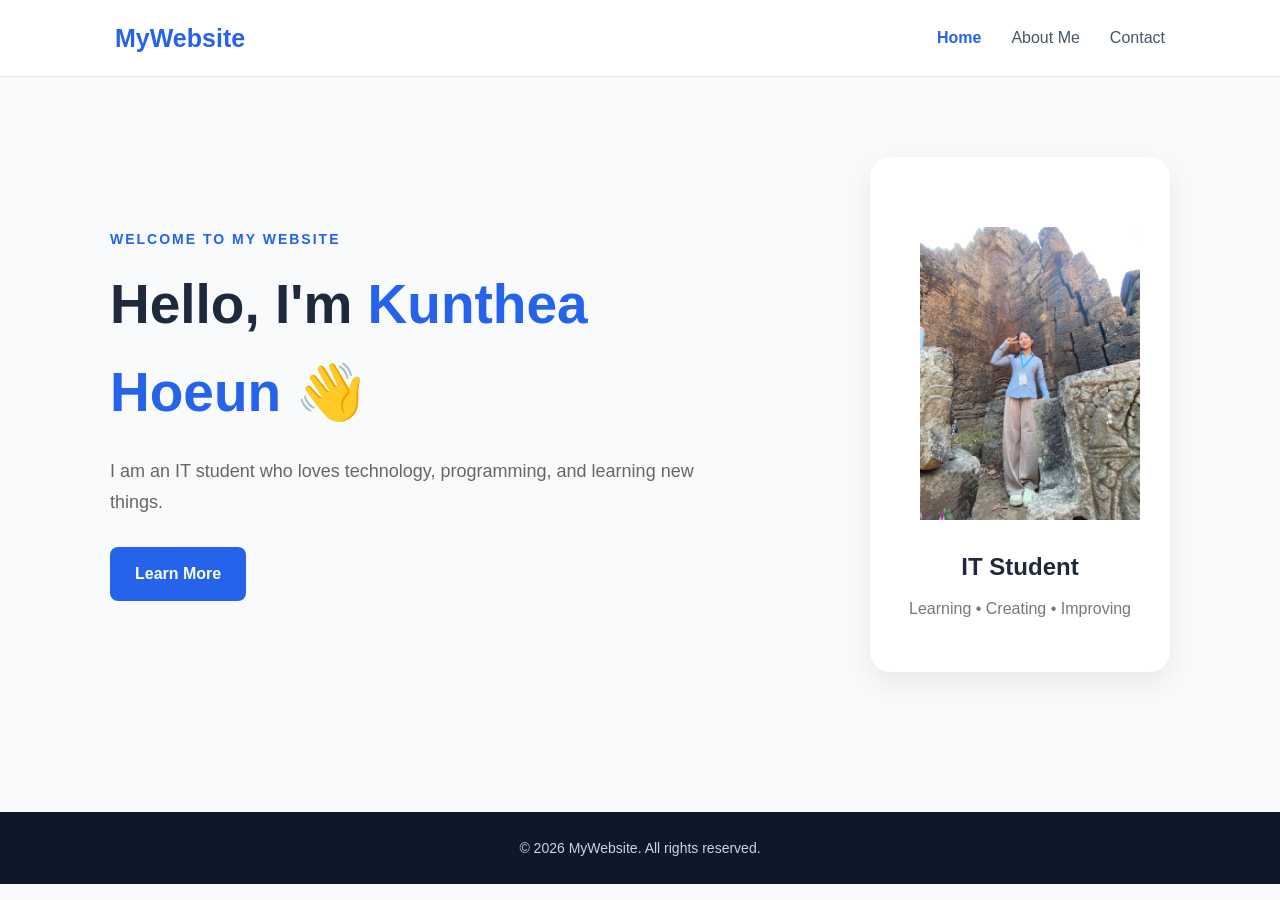
<file: index.html>
<!DOCTYPE html>
<html lang="en">
<head>
    <meta charset="UTF-8">
    <meta name="viewport" content="width=device-width, initial-scale=1.0">
    <title>My Website | Home</title>
    <link rel="stylesheet" href="style.css">
</head>

<body>

    <header>
        <nav class="navbar">
            <h1 class="logo">MyWebsite</h1>

            <ul class="nav-links">
                <li><a href="index.html" class="active">Home</a></li>
                <li><a href="about.html">About Me</a></li>
                <li><a href="contact.html">Contact</a></li>
            </ul>
        </nav>
    </header>

    <main class="hero">
        <div class="hero-content">
            <p class="small-title">WELCOME TO MY WEBSITE</p>

            <h2>Hello, I'm <span>Kunthea Hoeun</span> 👋</h2>

            <p>
                I am an IT student who loves technology,
                programming, and learning new things.
            </p>
            
            <a href="about.html" class="btn">Learn More</a>
        </div>

        <div class="hero-card">
            <img src="Kunthea.jpg" alt="">
            <h3>IT Student</h3>
            <p>Learning • Creating • Improving</p>
        </div>
    </main>

    <footer>
        <p>© 2026 MyWebsite. All rights reserved.</p>
    </footer>

</body>
</html>
</file>
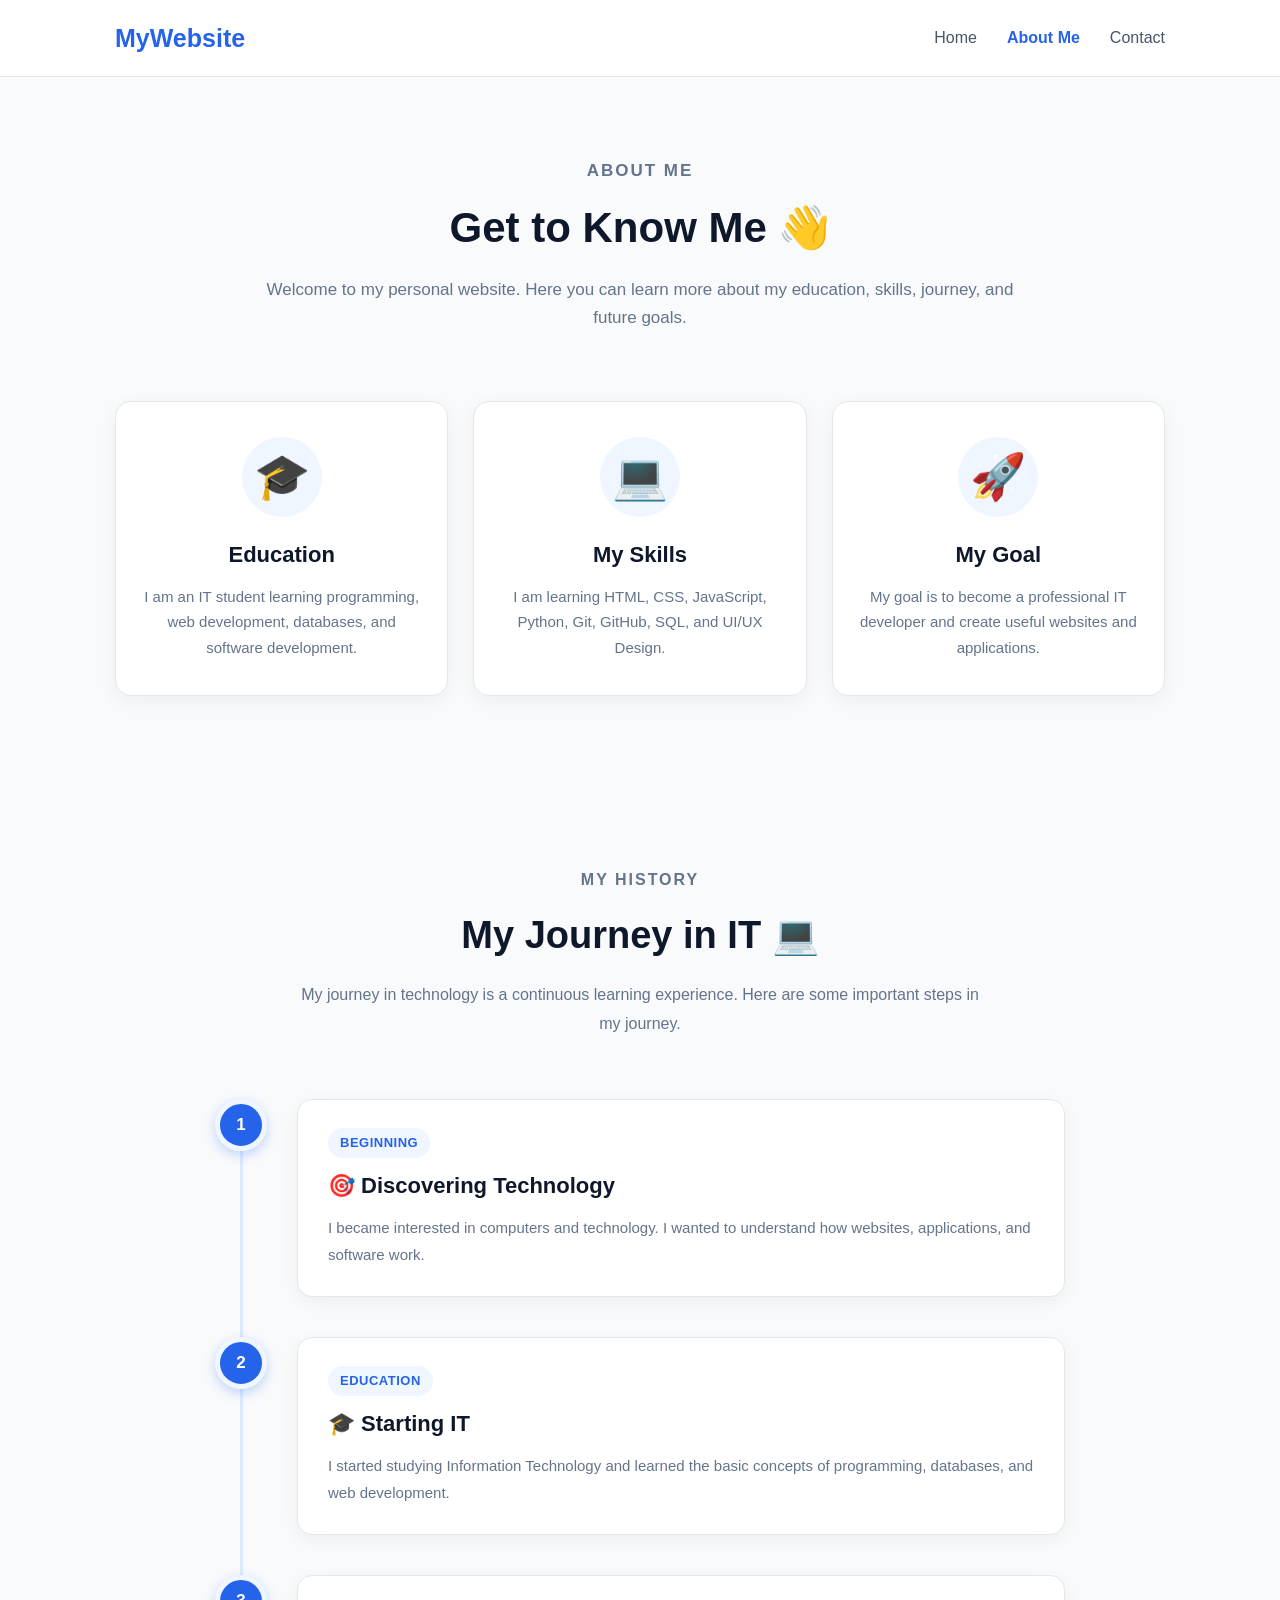
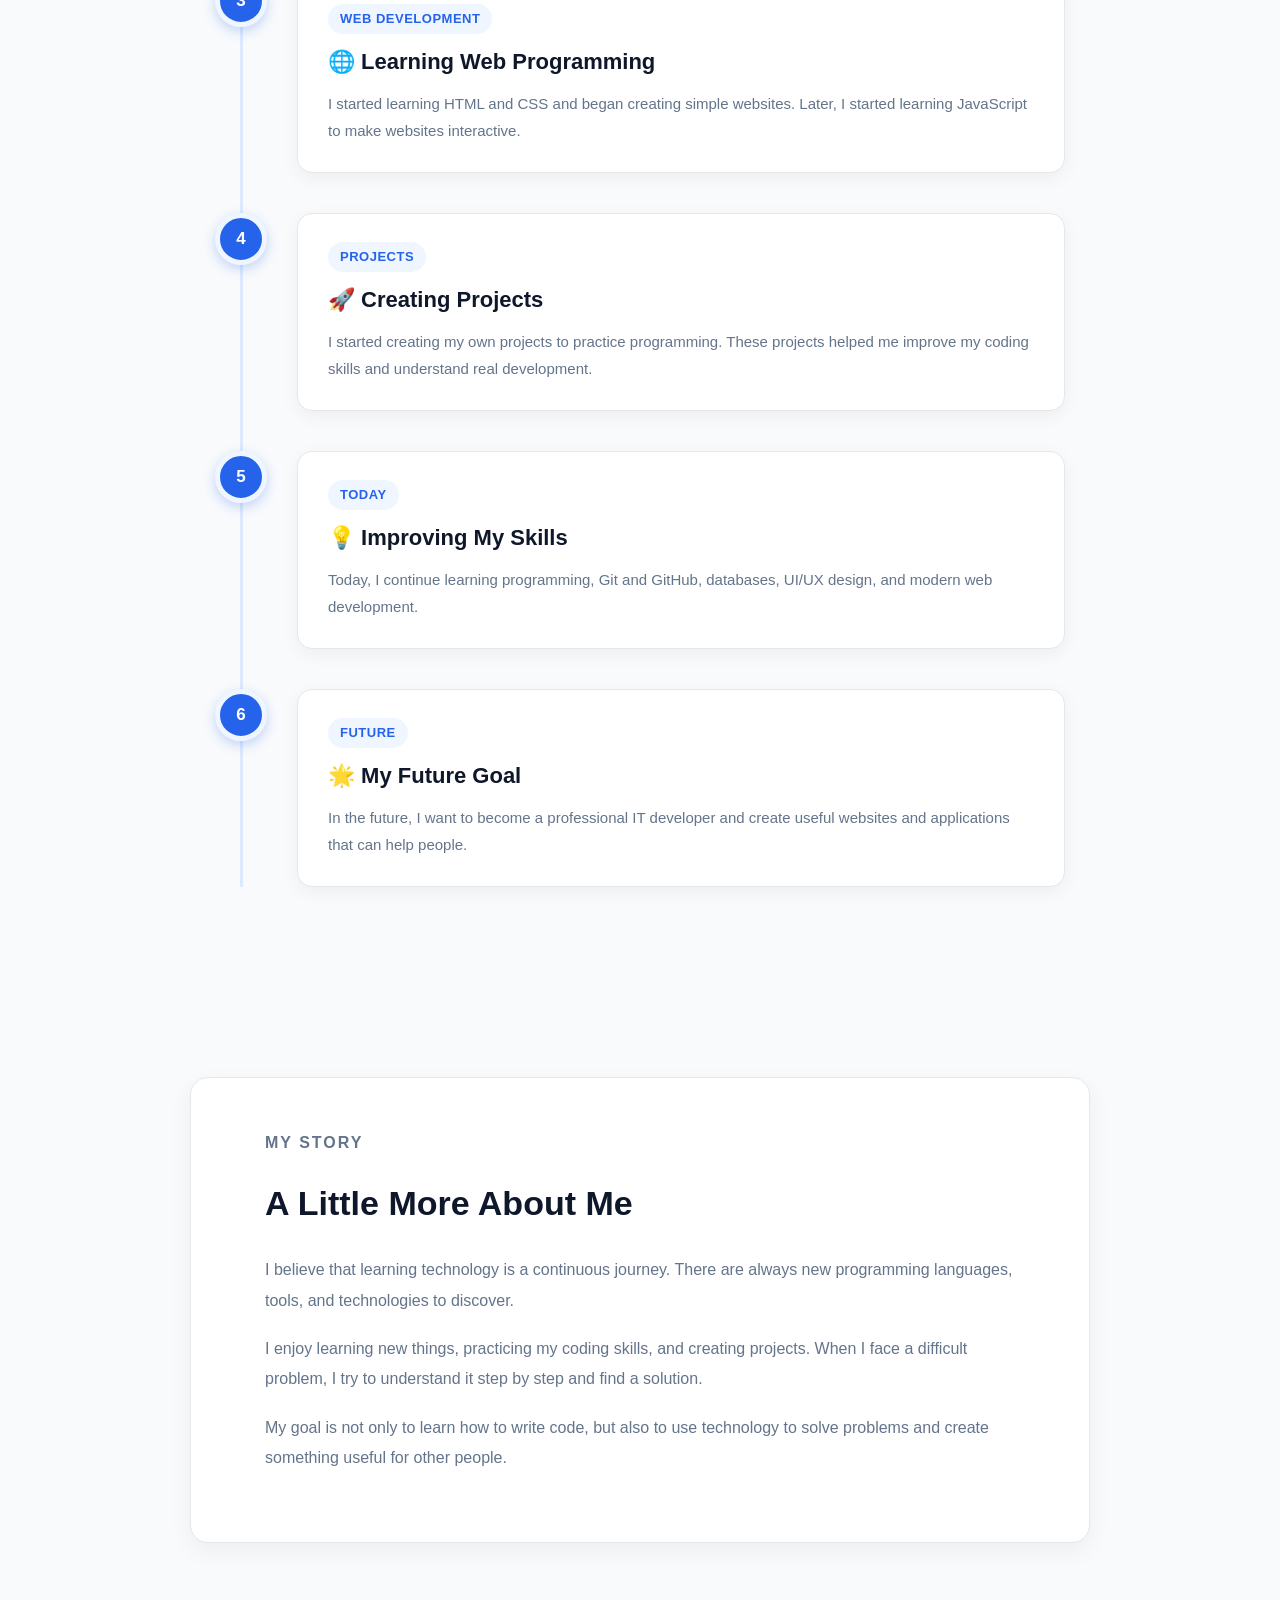
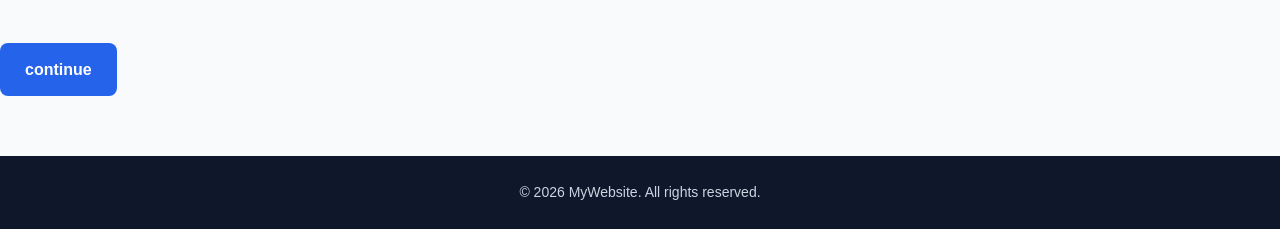
<file: about.html>
<!DOCTYPE html>
<html lang="en">
<head>
    <meta charset="UTF-8">
    <meta name="viewport" content="width=device-width, initial-scale=1.0">
    <title>My Website | About Me</title>
    <link rel="stylesheet" href="style.css">
</head>

<body>

<header> <nav class="navbar">
    <h1 class="logo">MyWebsite</h1> 
    <ul class="nav-links"> 
        <li> <a href="index.html">Home</a> </li> 
        <li> <a href="about.html" class="active">About Me</a> </li> 
        <li> <a href="contact.html">Contact</a> </li> 
    </ul> 
</nav> 
</header>  

<main class="about-page"> 
    <section class="about-header"> 
        <p class="small-title"> ABOUT ME </p> 
        <h2> Get to Know Me 👋 </h2> 
        <p> Welcome to my personal website. 
            Here you can learn more about my education, skills, journey, and future goals. 
        </p> 
    </section> 
         
    <section class="about-grid">
        <div class="about-card"> 
            <div class="card-icon"> 🎓 </div> 
            <h3> Education </h3> 
            <p> I am an IT student learning programming, web development, databases, and software development. </p> 
        </div> 

        <div class="about-card"> 
            <div class="card-icon"> 💻 </div> 
            <h3> My Skills </h3> 
            <p> I am learning HTML, CSS, JavaScript, Python, Git, GitHub, SQL, and UI/UX Design. </p> 
        </div>

        <div class="about-card"> 
            <div class="card-icon"> 🚀 </div> 
            <h3> My Goal </h3> 
            <p> My goal is to become a professional IT developer and create useful websites and applications. </p> 
        </div> 
    </section> 
    
    <section class="history-section"> 
        <div class="history-header"> 
            <p class="small-title"> MY HISTORY </p> 
            <h2> My Journey in IT 💻 </h2> 
            <p> My journey in technology is a continuous learning experience. Here are some important steps in my journey. </p> 
        </div>

        <div class="timeline">
            <div class="timeline-item"> 
                <div class="timeline-dot"> 1 </div>

                <div class="timeline-content"> 
                    <span class="timeline-year"> Beginning </span> 
                    <h3> 🎯 Discovering Technology </h3> 
                    <p> I became interested in computers and technology. I wanted to understand how websites, applications, and software work. </p> 
                </div> 
            </div>
            <div class="timeline-item"> 
                <div class="timeline-dot"> 2 </div>

                <div class="timeline-content"> 
                    <span class="timeline-year"> Education </span> 
                    <h3> 🎓 Starting IT </h3> 
                    <p> I started studying Information Technology and learned the basic concepts of programming, databases, and web development. </p> 
                </div> 
            </div>

            <div class="timeline-item"> 
                <div class="timeline-dot"> 3 </div> 
                <div class="timeline-content"> 
                    <span class="timeline-year"> Web Development </span> 
                    <h3> 🌐 Learning Web Programming </h3> 
                    <p> I started learning HTML and CSS and began creating simple websites. Later, I started learning JavaScript to make websites interactive. </p> 
                </div> 
            </div>  
            <div class="timeline-item"> 
                <div class="timeline-dot"> 4 </div> 
                <div class="timeline-content"> 
                    <span class="timeline-year"> Projects </span> 
                    <h3> 🚀 Creating Projects </h3> 
                    <p> I started creating my own projects to practice programming. These projects helped me improve my coding skills and understand real development. </p> 
                </div> 
            </div> 
            <div class="timeline-item"> 
                <div class="timeline-dot"> 5 </div> 
                <div class="timeline-content"> 
                    <span class="timeline-year"> Today </span> 
                    <h3> 💡 Improving My Skills </h3> 
                    <p> Today, I continue learning programming, Git and GitHub, databases, UI/UX design, and modern web development. </p> 
                </div> 
            </div> 
            <div class="timeline-item"> 
                <div class="timeline-dot"> 6 </div> 
                <div class="timeline-content"> 
                    <span class="timeline-year"> Future </span> 
                    <h3> 🌟 My Future Goal </h3> 
                    <p> In the future, I want to become a professional IT developer and create useful websites and applications that can help people. </p> 
                </div> 
            </div> 
        </div> 
    </section>
    
    <section class="about-story"> 
        <div class="story-content"> 
            <p class="small-title"> MY STORY </p> 
            <h2> A Little More About Me </h2> 
            <p> I believe that learning technology is a continuous journey. There are always new programming languages, tools, and technologies to discover. </p> 
            <p> I enjoy learning new things, practicing my coding skills, and creating projects. When I face a difficult problem, I try to understand it step by step and find a solution. </p> 
            <p> My goal is not only to learn how to write code, but also to use technology to solve problems and create something useful for other people. </p> 
        </div> 
    </section> 
</main>
<a href="contact.html" class="btn">continue</a>

<footer> 
    <p> © 2026 MyWebsite. All rights reserved. </p> 
</footer>


</body>
</html>
</file>
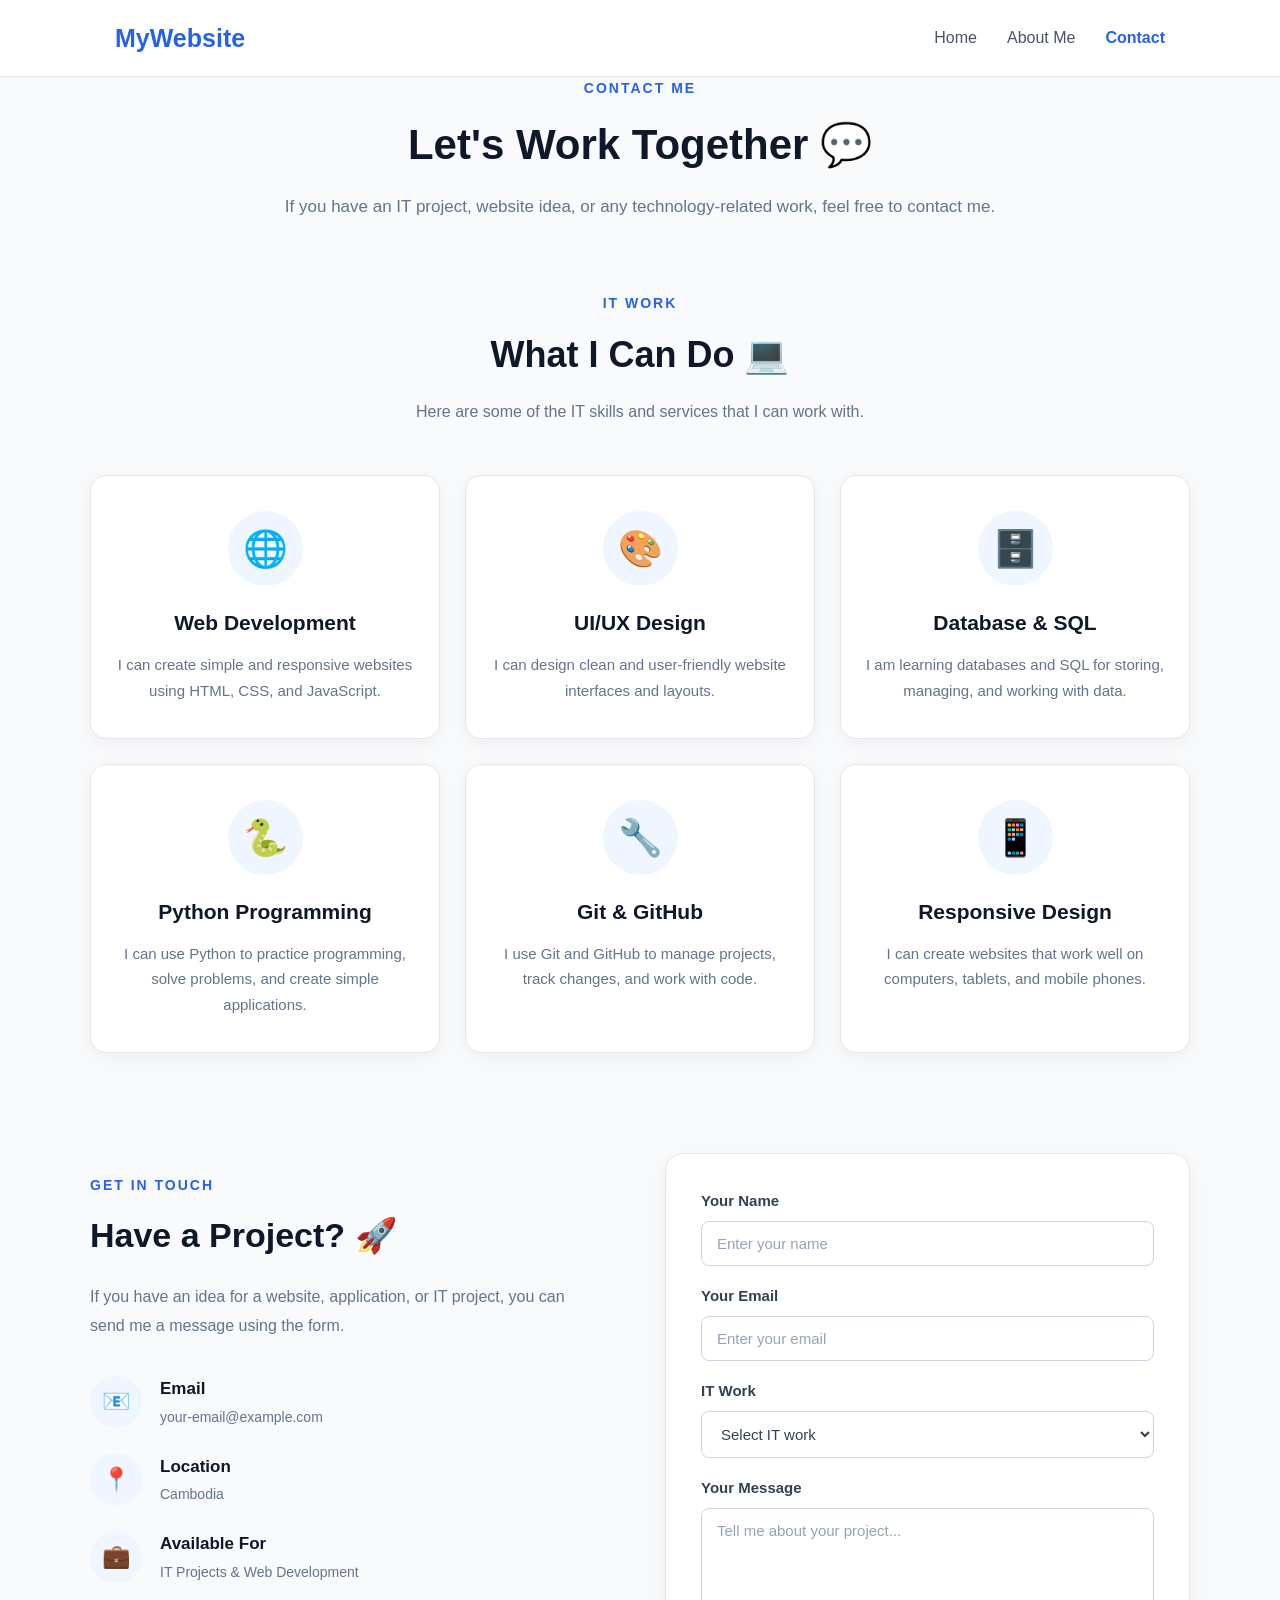
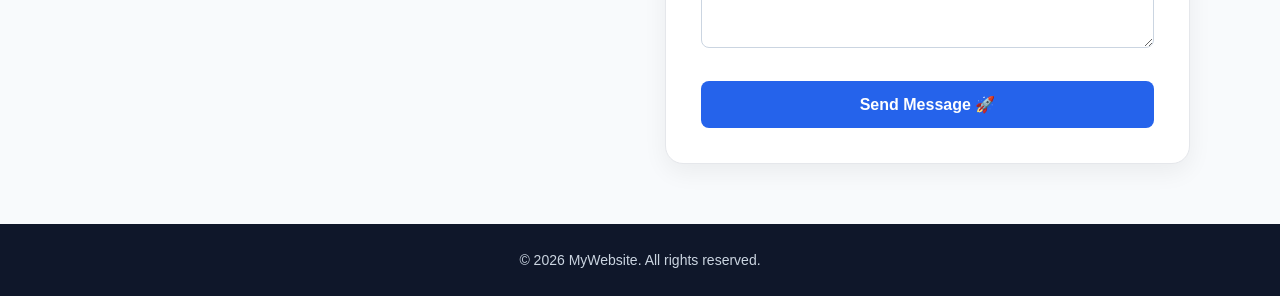
<file: contact.html>
<!DOCTYPE html>
<html lang="en">
<head>
    <meta charset="UTF-8">
    <meta name="viewport" content="width=device-width, initial-scale=1.0">
    <title>My Website | Contact</title>
    <link rel="stylesheet" href="style.css">
</head>

<body>

    <header>
        <nav class="navbar">
            <h1 class="logo">MyWebsite</h1>

            <ul class="nav-links">
                <li><a href="index.html">Home</a></li>
                <li><a href="about.html">About Me</a></li>
                <li><a href="contact.html" class="active">Contact</a></li>
            </ul>
        </nav>
    </header>

    <main class="contact-page">

<section class="contact-header"> 
    <p class="small-title"> CONTACT ME </p> 
    <h2> Let's Work Together 💬 </h2> 
    <p> If you have an IT project, website idea, or any technology-related work, feel free to contact me. </p> 
</section> 
<section class="it-work"> 
    <div class="it-work-header"> 
        <p class="small-title"> IT WORK </p> 
        <h2> What I Can Do 💻 </h2> 
        <p> Here are some of the IT skills and services that I can work with. </p> 
    </div> 
    <div class="work-grid"> 
        <div class="work-card"> 
            <div class="work-icon"> 🌐 </div> 
            <h3> Web Development </h3> 
            <p> I can create simple and responsive websites using HTML, CSS, and JavaScript. </p> 
        </div> 
        <div class="work-card"> 
            <div class="work-icon"> 🎨 </div> 
            <h3> UI/UX Design </h3> 
            <p> I can design clean and user-friendly website interfaces and layouts. </p> 
        </div> 
        <div class="work-card"> 
            <div class="work-icon"> 🗄️ </div> 
            <h3> Database & SQL </h3> 
            <p> I am learning databases and SQL for storing, managing, and working with data. </p> 
        </div>
        <div class="work-card"> 
            <div class="work-icon"> 🐍 </div> 
            <h3> Python Programming </h3> 
            <p> I can use Python to practice programming, solve problems, and create simple applications. </p> 
        </div> 
        <div class="work-card"> 
            <div class="work-icon"> 🔧 </div> 
            <h3> Git & GitHub </h3> 
            <p> I use Git and GitHub to manage projects, track changes, and work with code. </p> 
        </div>  
        <div class="work-card"> 
            <div class="work-icon"> 📱 </div> 
            <h3> Responsive Design </h3> 
            <p> I can create websites that work well on computers, tablets, and mobile phones. </p> 
        </div> 
    </div> 
</section>  

<section class="contact-area"> 
    <div class="contact-info"> 
        <p class="small-title"> GET IN TOUCH </p> 
        <h2> Have a Project? 🚀 </h2> 
        <p> If you have an idea for a website, application, or IT project, you can send me a message using the form. </p> 
        <div class="contact-details"> 
            <div class="contact-detail"> 
                <span> 📧 </span> 
                <div> 
                    <h3> Email </h3> 
                    <p> your-email@example.com </p> 
                </div> 
            </div> 
            <div class="contact-detail"> 
                <span> 📍 </span> 
                <div> 
                    <h3> Location </h3> 
                    <p> Cambodia </p> 
                </div> 
            </div> 
            <div class="contact-detail"> 
                <span> 💼 </span>
                <div> 
                    <h3> Available For </h3> 
                    <p> IT Projects & Web Development </p> 
                </div> 
            </div> 
        </div> 
    </div> 
    <form class="contact-form"> 
        <label for="name"> Your Name </label> 
        <input type="text" id="name" name="name" placeholder="Enter your name" required > 
        <label for="email"> Your Email </label> 
        <input type="email" id="email" name="email" placeholder="Enter your email" required > 
        <label for="work"> IT Work </label>

        <select id="work" name="work"> 
            <option value=""> Select IT work </option> 
            <option value="web-development"> Web Development </option> 
            <option value="ui-ux"> UI/UX Design </option> 
            <option value="database"> Database & SQL </option> 
            <option value="python"> Python Programming </option> 
            <option value="git"> Git & GitHub </option> 
            <option value="other"> Other IT Work </option> 
        </select> 
        
        <label for="message"> Your Message </label> 
        <textarea id="message" name="message" rows="6" placeholder="Tell me about your project..." required ></textarea> 
        <button type="submit"> Send Message 🚀 </button> 
    </form> 
</section> 
</main>  
<footer> 
    <p> © 2026 MyWebsite. All rights reserved. </p> 
</footer>

</body>
</html>
</file>
<file: style.css>
* {
    margin: 0;
    padding: 0;
    box-sizing: border-box;
}

body {
    font-family: Arial, sans-serif;
    background: #f5f7fb;
    color: #222;
    min-height: 100vh;
}

/* =========================
   NAVBAR
========================= */

header {
    background: #ffffff;
    border-bottom: 1px solid #e5e7eb;
}

.navbar {
    max-width: 1100px;
    margin: auto;
    padding: 20px;
    display: flex;
    justify-content: space-between;
    align-items: center;
}
img{
    padding: 10px;
    margin: 10px;
    width: 100%;
    height: 100%;
}

.logo {
    font-size: 25px;
    color: #2563eb;
}

.nav-links {
    display: flex;
    gap: 30px;
    list-style: none;
}

.nav-links a {
    text-decoration: none;
    color: #333;
    font-weight: 500;
    transition: 0.3s;
}

.nav-links a:hover,
.nav-links a.active {
    color: #2563eb;
}

/* =========================
   HOME
========================= */

.hero {
    max-width: 1100px;
    min-height: 75vh;
    margin: auto;
    padding: 80px 20px;

    display: flex;
    justify-content: space-between;
    align-items: center;
    gap: 50px;
}

.hero-content {
    max-width: 600px;
}

.small-title {
    color: #2563eb;
    font-size: 14px;
    font-weight: bold;
    letter-spacing: 2px;
    margin-bottom: 15px;
}

.hero h2 {
    font-size: 55px;
    margin-bottom: 20px;
}

.hero h2 span {
    color: #2563eb;
}

.hero-content > p:not(.small-title) {
    font-size: 18px;
    line-height: 1.7;
    color: #666;
    margin-bottom: 30px;
}

.btn{
    display: inline-block;
    background: #2563eb;
    color: white;
    padding: 14px 25px;
    border-radius: 8px;
    text-decoration: none;
    font-weight: bold;
}

.btn:hover {
    background: #1d4ed8;
}

/* Profile card */

.hero-card {
    width: 300px;
    padding: 50px 30px;
    text-align: center;
    background: white;
    border-radius: 20px;
    box-shadow: 0 10px 30px rgba(0, 0, 0, 0.08);
}

.profile-icon {
    font-size: 80px;
    margin-bottom: 20px;
}

.hero-card h3 {
    font-size: 24px;
    margin-bottom: 10px;
}

.hero-card p {
    color: #777;
}

/* =========================
   ABOUT PAGE
========================= */

/* =========================================
   RESET
========================================= */

* {
    margin: 0;
    padding: 0;
    box-sizing: border-box;
}

html {
    scroll-behavior: smooth;
}

body {
    font-family: Arial, Helvetica, sans-serif;
    background: #f8fafc;
    color: #1e293b;
    line-height: 1.6;
}


/* =========================================
   NAVBAR
========================================= */

header {
    background: #ffffff;
    border-bottom: 1px solid #e5e7eb;
    position: sticky;
    top: 0;
    z-index: 1000;
}

.navbar {
    max-width: 1100px;
    margin: auto;
    padding: 18px 25px;

    display: flex;
    align-items: center;
    justify-content: space-between;
}

.logo {
    font-size: 25px;
    font-weight: 700;
    color: #2563eb;
}

.nav-links {
    list-style: none;

    display: flex;
    gap: 30px;
}

.nav-links a {
    text-decoration: none;
    color: #475569;
    font-size: 16px;
    font-weight: 500;

    transition: 0.3s;
}

.nav-links a:hover {
    color: #2563eb;
}

.nav-links a.active {
    color: #2563eb;
    font-weight: 700;
}


/* =========================================
   MAIN ABOUT PAGE
========================================= */

.about-page {
    max-width: 1100px;
    margin: auto;
    padding: 80px 25px;
}


/* =========================================
   ABOUT HEADER
========================================= */

.about-header {
    text-align: center;
    max-width: 750px;
    margin: 0 auto 70px;
}

.small-title {
    color: #2563eb;
    font-size: 14px;
    font-weight: 700;
    letter-spacing: 2px;
    margin-bottom: 10px;
}

.about-header h2 {
    font-size: 42px;
    color: #0f172a;
    margin-bottom: 15px;
}

.about-header p {
    color: #64748b;
    font-size: 17px;
}


/* =========================================
   ABOUT CARDS
========================================= */

.about-grid {
    display: grid;

    grid-template-columns: repeat(3, 1fr);

    gap: 25px;

    margin-bottom: 100px;
}

.about-card {
    background: #ffffff;

    padding: 35px 25px;

    border-radius: 16px;

    border: 1px solid #e5e7eb;

    text-align: center;

    transition: 0.3s;

    box-shadow: 0 5px 20px rgba(0, 0, 0, 0.05);
}

.about-card:hover {
    transform: translateY(-8px);

    box-shadow: 0 15px 30px rgba(0, 0, 0, 0.10);
}

.card-icon {
    font-size: 45px;

    width: 80px;
    height: 80px;

    margin: 0 auto 20px;

    display: flex;
    align-items: center;
    justify-content: center;

    background: #eff6ff;

    border-radius: 50%;
}

.about-card h3 {
    font-size: 22px;

    margin-bottom: 12px;

    color: #0f172a;
}

.about-card p {
    color: #64748b;

    font-size: 15px;

    line-height: 1.7;
}


/* =========================================
   HISTORY SECTION
========================================= */

.history-section {
    max-width: 950px;

    margin: 0 auto;

    padding: 70px 0;
}

.history-header {
    text-align: center;

    max-width: 700px;

    margin: 0 auto 60px;
}

.history-header h2 {
    font-size: 38px;

    color: #0f172a;

    margin: 10px 0 15px;
}

.history-header p {
    color: #64748b;

    font-size: 16px;

    line-height: 1.8;
}


/* =========================================
   TIMELINE
========================================= */

.timeline {
    position: relative;

    max-width: 850px;

    margin: auto;
}


/* Vertical line */

.timeline::before {
    content: "";

    position: absolute;

    left: 25px;

    top: 0;

    bottom: 0;

    width: 3px;

    background: #dbeafe;
}


/* Timeline item */

.timeline-item {
    position: relative;

    display: flex;

    align-items: flex-start;

    gap: 30px;

    margin-bottom: 40px;
}


/* =========================================
   NUMBER CIRCLE
========================================= */

.timeline-dot {
    flex-shrink: 0;

    width: 52px;
    height: 52px;

    border-radius: 50%;

    background: #2563eb;

    color: #ffffff;

    display: flex;

    align-items: center;
    justify-content: center;

    font-size: 17px;

    font-weight: bold;

    border: 5px solid #eff6ff;

    z-index: 2;

    box-shadow: 0 4px 12px rgba(37, 99, 235, 0.25);
}


/* =========================================
   TIMELINE CONTENT
========================================= */

.timeline-content {
    flex: 1;

    background: #ffffff;

    padding: 28px 30px;

    border-radius: 15px;

    border: 1px solid #e5e7eb;

    box-shadow: 0 5px 18px rgba(0, 0, 0, 0.05);

    transition: 0.3s;
}

.timeline-content:hover {
    transform: translateX(6px);

    border-color: #bfdbfe;

    box-shadow: 0 10px 25px rgba(0, 0, 0, 0.09);
}


/* Timeline category */

.timeline-year {
    display: inline-block;

    color: #2563eb;

    background: #eff6ff;

    padding: 5px 12px;

    border-radius: 20px;

    font-size: 13px;

    font-weight: 700;

    text-transform: uppercase;

    letter-spacing: 0.5px;

    margin-bottom: 10px;
}


/* Timeline title */

.timeline-content h3 {
    font-size: 22px;

    color: #0f172a;

    margin-bottom: 10px;
}


/* Timeline paragraph */

.timeline-content p {
    color: #64748b;

    font-size: 15px;

    line-height: 1.8;
}


/* =========================================
   MY STORY
========================================= */

.about-story {
    max-width: 900px;

    margin: 80px auto 20px;

    padding: 50px;

    background: #ffffff;

    border-radius: 18px;

    border: 1px solid #e5e7eb;

    box-shadow: 0 8px 25px rgba(0, 0, 0, 0.05);
}

.story-content {
    max-width: 750px;

    margin: auto;
}

.story-content h2 {
    font-size: 34px;

    color: #0f172a;

    margin: 10px 0 25px;
}

.story-content p {
    color: #64748b;

    font-size: 16px;

    line-height: 1.9;

    margin-bottom: 18px;
}


/* =========================================
   FOOTER
========================================= */

footer {
    background: #0f172a;

    color: #cbd5e1;

    text-align: center;

    padding: 25px;

    margin-top: 60px;
}

footer p {
    font-size: 14px;
}


/* =========================================
   RESPONSIVE TABLET
========================================= */

@media (max-width: 850px) {

    .about-grid {
        grid-template-columns: 1fr;

        max-width: 600px;

        margin-left: auto;
        margin-right: auto;
    }

    .about-header h2 {
        font-size: 36px;
    }

    .history-header h2 {
        font-size: 32px;
    }
}


/* =========================================
   RESPONSIVE MOBILE
========================================= */

@media (max-width: 600px) {

    .navbar {
        padding: 15px 18px;

        flex-direction: column;

        gap: 15px;
    }

    .nav-links {
        gap: 18px;
    }

    .nav-links a {
        font-size: 14px;
    }


    .about-page {
        padding: 55px 18px;
    }


    .about-header {
        margin-bottom: 50px;
    }

    .about-header h2 {
        font-size: 30px;
    }

    .about-header p {
        font-size: 15px;
    }


    .about-grid {
        margin-bottom: 60px;
    }


    .about-card {
        padding: 30px 20px;
    }


    /* History */

    .history-section {
        padding: 40px 0;
    }

    .history-header {
        margin-bottom: 45px;
    }

    .history-header h2 {
        font-size: 28px;
    }


    /* Timeline */

    .timeline::before {
        left: 20px;
    }

    .timeline-item {
        gap: 15px;

        margin-bottom: 30px;
    }

    .timeline-dot {
        width: 42px;
        height: 42px;

        font-size: 14px;

        border-width: 4px;
    }


    .timeline-content {
        padding: 20px 18px;
    }

    .timeline-content h3 {
        font-size: 19px;
    }

    .timeline-content p {
        font-size: 14px;
    }


    /* My Story */

    .about-story {
        margin: 50px 0 20px;

        padding: 30px 20px;
    }

    .story-content h2 {
        font-size: 27px;
    }

    .story-content p {
        font-size: 15px;
    }


    /* Footer */

    footer {
        padding: 20px 15px;
    }

    .btn{
    display: inline-block;
    background: #2563eb;
    color: white;
    padding: 14px 25px;
    border-radius: 8px;
    text-decoration: none;
    font-weight: bold;
    justify-content: c;
}
}

/* =========================
   CONTACT PAGE
========================= */
.contact-header {
    max-width: 750px;
    margin: 0 auto 70px;
    text-align: center;
}

.contact-header .small-title {
    color: #2563eb;
    font-size: 14px;
    font-weight: 700;
    letter-spacing: 2px;
    margin-bottom: 10px;
}

.contact-header h2 {
    font-size: 42px;
    color: #0f172a;
    margin: 10px 0 15px;
}

.contact-header p {
    color: #64748b;
    font-size: 17px;
    line-height: 1.7;
}


/* =========================================
   IT WORK SECTION
========================================= */

.it-work {
    max-width: 1100px;
    margin: 0 auto 100px;
}

.it-work-header {
    max-width: 700px;
    margin: 0 auto 50px;
    text-align: center;
}

.it-work-header .small-title {
    color: #2563eb;
    font-size: 14px;
    font-weight: 700;
    letter-spacing: 2px;
    margin-bottom: 10px;
}

.it-work-header h2 {
    font-size: 36px;
    color: #0f172a;
    margin: 10px 0 15px;
}

.it-work-header p {
    color: #64748b;
    font-size: 16px;
    line-height: 1.7;
}


/* =========================================
   IT WORK GRID
========================================= */

.work-grid {
    display: grid;

    grid-template-columns: repeat(3, 1fr);

    gap: 25px;
}


/* =========================================
   IT WORK CARD
========================================= */

.work-card {
    background: #ffffff;

    padding: 35px 25px;

    border: 1px solid #e5e7eb;

    border-radius: 16px;

    text-align: center;

    box-shadow: 0 5px 20px rgba(0, 0, 0, 0.05);

    transition: all 0.3s ease;
}


/* Card hover */

.work-card:hover {
    transform: translateY(-8px);

    border-color: #bfdbfe;

    box-shadow: 0 15px 30px rgba(0, 0, 0, 0.10);
}


/* =========================================
   WORK ICON
========================================= */

.work-icon {
    width: 75px;
    height: 75px;

    margin: 0 auto 20px;

    display: flex;
    align-items: center;
    justify-content: center;

    background: #eff6ff;

    border-radius: 50%;

    font-size: 36px;

    transition: 0.3s;
}


/* Icon hover */

.work-card:hover .work-icon {
    transform: scale(1.1);
}


/* =========================================
   WORK TITLE
========================================= */

.work-card h3 {
    color: #0f172a;

    font-size: 21px;

    margin-bottom: 12px;
}


/* =========================================
   WORK DESCRIPTION
========================================= */

.work-card p {
    color: #64748b;

    font-size: 15px;

    line-height: 1.7;
}


/* =========================================
   CONTACT AREA
========================================= */

.contact-area {
    max-width: 1100px;

    margin: 0 auto;

    display: grid;

    grid-template-columns: 1fr 1fr;

    gap: 50px;

    align-items: start;
}


/* =========================================
   CONTACT INFORMATION
========================================= */

.contact-info {
    padding: 20px 0;
}

.contact-info .small-title {
    color: #2563eb;

    font-size: 14px;

    font-weight: 700;

    letter-spacing: 2px;

    margin-bottom: 10px;
}

.contact-info h2 {
    color: #0f172a;

    font-size: 34px;

    margin: 10px 0 20px;
}

.contact-info > p {
    color: #64748b;

    font-size: 16px;

    line-height: 1.8;

    max-width: 500px;
}


/* =========================================
   CONTACT DETAILS
========================================= */

.contact-details {
    margin-top: 35px;
}

.contact-detail {
    display: flex;

    align-items: center;

    gap: 18px;

    margin-bottom: 25px;
}


/* Contact icon */

.contact-detail > span {
    width: 52px;
    height: 52px;

    flex-shrink: 0;

    display: flex;

    align-items: center;
    justify-content: center;

    background: #eff6ff;

    border-radius: 50%;

    font-size: 23px;
}


/* Contact title */

.contact-detail h3 {
    color: #0f172a;

    font-size: 17px;

    margin-bottom: 3px;
}


/* Contact text */

.contact-detail p {
    color: #64748b;

    font-size: 14px;

    margin: 0;
}


/* =========================================
   CONTACT FORM
========================================= */

.contact-form {
    background: #ffffff;

    padding: 35px;

    border-radius: 18px;

    border: 1px solid #e5e7eb;

    box-shadow: 0 8px 25px rgba(0, 0, 0, 0.06);
}


/* =========================================
   FORM LABEL
========================================= */

.contact-form label {
    display: block;

    color: #334155;

    font-size: 15px;

    font-weight: 600;

    margin-top: 18px;

    margin-bottom: 8px;
}

.contact-form label:first-child {
    margin-top: 0;
}


/* =========================================
   FORM INPUTS
========================================= */

.contact-form input,
.contact-form select,
.contact-form textarea {
    width: 100%;

    padding: 13px 15px;

    border: 1px solid #cbd5e1;

    border-radius: 8px;

    background: #ffffff;

    color: #334155;

    font-family: Arial, Helvetica, sans-serif;

    font-size: 15px;

    outline: none;

    transition: 0.3s;
}


/* Focus */

.contact-form input:focus,
.contact-form select:focus,
.contact-form textarea:focus {
    border-color: #2563eb;

    box-shadow: 0 0 0 3px #dbeafe;
}


/* Placeholder */

.contact-form input::placeholder,
.contact-form textarea::placeholder {
    color: #94a3b8;
}


/* Textarea */

.contact-form textarea {
    resize: vertical;

    min-height: 140px;
}


/* =========================================
   SELECT
========================================= */

.contact-form select {
    cursor: pointer;
}


/* =========================================
   SEND BUTTON
========================================= */

.contact-form button {
    width: 100%;

    margin-top: 25px;

    padding: 14px 20px;

    border: none;

    border-radius: 8px;

    background: #2563eb;

    color: #ffffff;

    font-size: 16px;

    font-weight: 600;

    cursor: pointer;

    transition: all 0.3s ease;
}


/* Button hover */

.contact-form button:hover {
    background: #1d4ed8;

    transform: translateY(-2px);

    box-shadow: 0 8px 18px rgba(37, 99, 235, 0.25);
}


/* Button click */

.contact-form button:active {
    transform: translateY(0);
}


/* =========================================
   TABLET
========================================= */

@media (max-width: 900px) {

    .work-grid {
        grid-template-columns: repeat(2, 1fr);
    }

    .contact-area {
        grid-template-columns: 1fr;

        gap: 40px;
    }

}


/* =========================================
   MOBILE
========================================= */

@media (max-width: 600px) {

    .contact-header {
        margin-bottom: 50px;
    }

    .contact-header h2 {
        font-size: 30px;
    }

    .contact-header p {
        font-size: 15px;
    }


    /* IT Work */

    .it-work {
        margin-bottom: 60px;
    }

    .it-work-header {
        margin-bottom: 35px;
    }

    .it-work-header h2 {
        font-size: 28px;
    }

    .it-work-header p {
        font-size: 15px;
    }


    .work-grid {
        grid-template-columns: 1fr;

        gap: 20px;
    }


    .work-card {
        padding: 30px 20px;
    }


    /* Contact */

    .contact-area {
        grid-template-columns: 1fr;

        gap: 30px;
    }


    .contact-info {
        padding: 0;
    }


    .contact-info h2 {
        font-size: 28px;
    }


    /* Form */

    .contact-form {
        padding: 25px 20px;
    }

}
</file>
